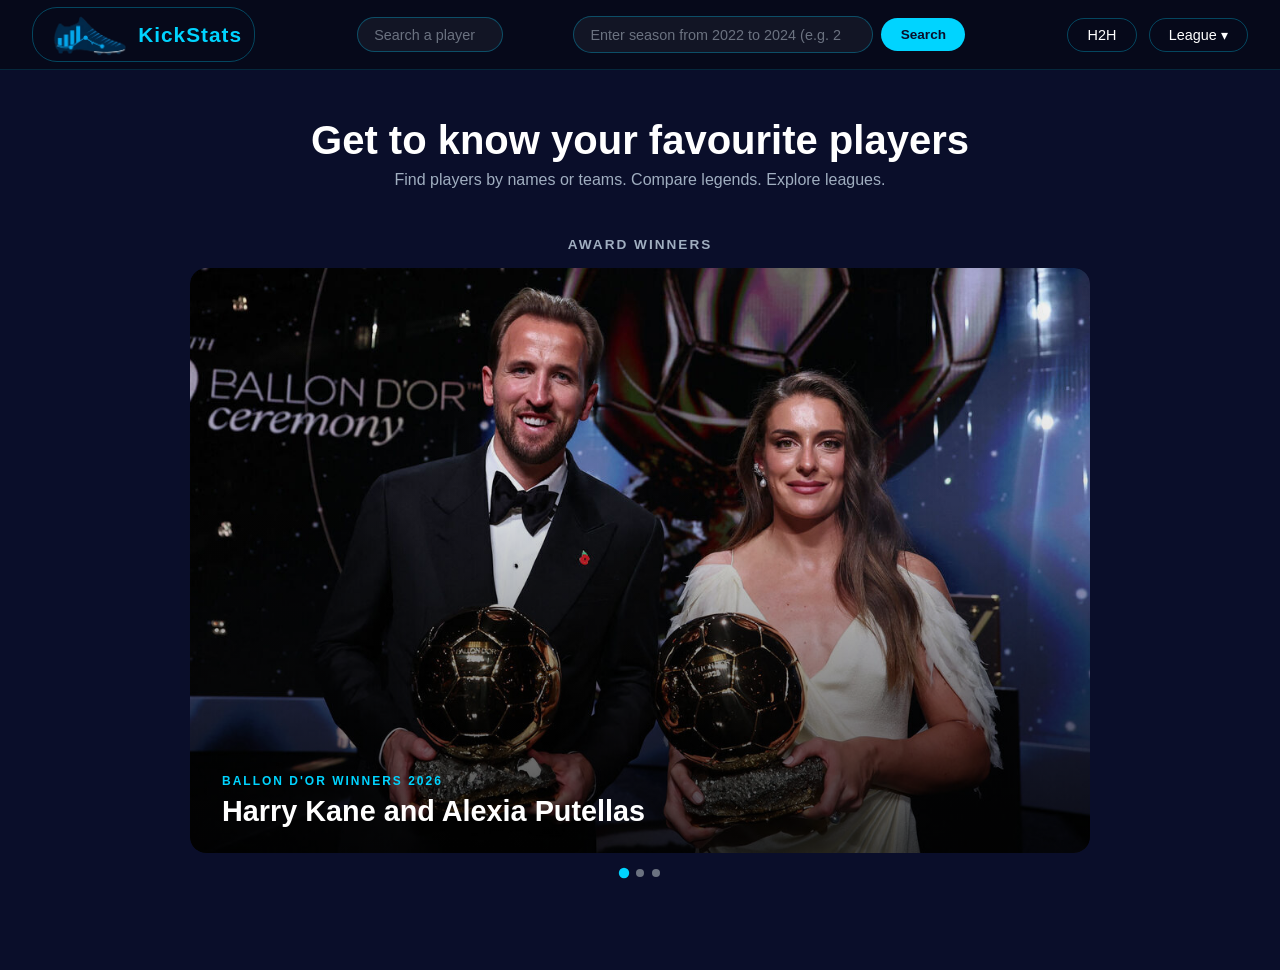
<file: index.html>
<!--
Author: Amanda Gbe
Date: July 27th, 2026
Description: This is the HTML file for the SPORTS-STATS API website
-->

<!DOCTYPE html>
<html lang="en">
<head>
  <meta charset="UTF-8">
  <meta name="viewport" content="width=device-width, initial-scale=1.0">
  <title>KickStats</title>
  <link rel="stylesheet" href="style.css">
</head>
<body>

    <!--Nav Bar-->
    <nav id="navbar">
        <div id="nav-logo">
            <img src="img/logo.png" alt="KickStats Logo" id="logo">
            <span id="logo-text">KickStats</span>
        </div>

        <div id="nav-search">
            <div id="search-wrapper"> 
                <input type="text" id="search-input" placeholder="Search a player" />
                <div id="search-dropdown" class="hidden"></div>
            </div>
            <input type="number" id="season-input" placeholder="Enter season from 2022 to 2024 (e.g. 2023 = 2023/24)" />
            <button id="search-btn">Search</button>
        </div>

        <div id="nav-links">
            <button id="compare-btn" class="nav-btn">H2H</button>

            <div id="league-dropdown">
                <button id="league-btn" class="nav-btn">League ▾</button>
                <ul id="league-menu" class="hidden">
                    <li data-league="39">Premier League</li>
                    <li data-league="140">La Liga</li>
                    <li data-league="78">Bundesliga</li>
                    <li data-league="135">Serie A</li>
                    <li data-league="61">Ligue 1</li>
                    <li data-league="2">Champions League</li>
                    <li data-league="1">World Cup</li>
                </ul>
            </div>
        </div>
    </nav>

    <main id="app">

        <!--HOME VIEW-->
        <section id="home-view">
            <div id="home-hero">
                <h2>Get to know your favourite players</h2>
                <p>Find players by names or teams. Compare legends. Explore leagues.</p>
            </div>

            <!--SLIDESHOW -->
            <div id="achievements">
                <h3>Award Winners</h3>
                <div id="slideshow">
                    <div class="slide active" style="background-image: url('img/bd.jpeg')">
                        <div class="slide-content">
                            <div class="award-label">Ballon d'Or Winners 2026 </div>
                            <div class="award-name">Harry Kane and Alexia Putellas</div>
                        </div>   
                    </div>

                    <div class="slide" style="background-image: url('img/kopa.jpg')">
                        <div class="slide-content">
                            <div class="award-label"> Kopa Trophy 2026 </div>
                            <div class="award-name">Lamine Yamal</div>
                        </div> 
                    </div>

                    <div class="slide" style="background-image: url('img/yashin.webp')">
                        <div class="slide-content">
                            <div class="award-label"> Yashin Trophy 2026 </div>
                            <div class="award-name">Unai Simón and Cata Coll</div>
                        </div>   
                    </div>
                </div>

                <div id="slideshow-dots">
                    <span class="dot active" data-index="0"></span>
                    <span class="dot" data-index="1"></span>
                    <span class="dot" data-index="2"></span>
                </div>
            </div>
        </section>

        <!--PLAYER PROFILE VIEW-->
        <section id="player-view" class="hidden">
            <div id="player-info-bar"></div>
            <div id="player-stats"></div>
        </section>

        <!--HEAD-TO-HEAD VIEW-->
        <section id="compare-view" class="hidden">
            <h3>Compare players from the top 5 leagues (Premier league, LaLiga, Ligue1, Bundesliga and Serie A)</h3>
            <div id="compare-search-area">

                <div class="compare-search-col">
                <div class="compare-search-wrapper">
                    <input type="text" id="player-a-input" placeholder="Search Player A..." />
                    <div id="dropdown-a" class="search-dropdown hidden"></div>
                </div>
                <input type="text" inputmode="numeric" id="season-a-input" placeholder="Season (e.g. 2023)" />
                <button id="search-a-btn" class="compare-search-btn">Search</button>
                </div>

                <div class="vs-divider">VS</div>

                <div class="compare-search-col">
                <div class="compare-search-wrapper">
                    <input type="text" id="player-b-input" placeholder="Search Player B..." />
                    <div id="dropdown-b" class="search-dropdown hidden"></div>
                </div>
                <input type="text" inputmode="numeric" id="season-b-input" placeholder="Season (e.g. 2022)" />
                <button id="search-b-btn" class="compare-search-btn">Search</button>
                </div>

            </div>

            <div id="compare-status"></div>

            <div id="compare-banners" class="hidden">
                <div id="banner-a" class="compare-banner"></div>
                <div class="h2h-title">HEAD <span>TO</span> HEAD</div>
                <div id="banner-b" class="compare-banner"></div>
            </div>

            <div id="compare-table" class="hidden"></div>
        </section>

        <!--LEAGUE VIEW-->
        <section id="league-view" class="hidden">
            <div id="league-header"></div>
            <div id="league-season-search">
                <input type="number" id="league-season-input" placeholder="Enter season (e.g. 2023 = 2023/24)" />
                <button id="league-season-btn">Go</button>
            </div>
            <div id="league-stats">
                <div id="top-scorers"></div>
                <div id="top-assists"></div>
            </div>

        </section>
    </main>

    <script src="script.js"></script>
</body>
</html>
</file>
<file: style.css>
/* 
Author: Amanda Gbe
Date: July 28th, 2026
Description: This is the CSS file for the SPORTS-STATS API website
*/

/* RESET & BASE*/
* {
  margin: 0;
  padding: 0;
  box-sizing: border-box;
}

:root {
  --bg-primary: #0a0e2a;
  --bg-card: #1a1f4e;
  --bg-card-hover: #222860;
  --accent: #00d4ff;
  --accent-dark: #0099cc;
  --text-primary: #ffffff;
  --text-secondary: #a0aec0;
  --text-muted: #6b7280;
  --red: #e63946;
  --nav-height: 70px;
}

body {
  font-family: 'Arial', sans-serif;
  background: var(--bg-primary);
  color: var(--text-primary);
  min-height: 100vh;
}

.hidden {
  display: none !important;
}

/* NAVBAR */
#navbar {
  position: fixed;
  top: 0;
  left: 0;
  right: 0;
  height: var(--nav-height);
  background: #06091a;
  border-bottom: 1px solid rgba(0, 212, 255, 0.15);
  display: flex;
  align-items: center;
  justify-content: space-between;
  padding: 0 2rem;
  z-index: 1000;
  gap: 1rem;
}

#nav-logo {
  display: flex;
  align-items: center;
  gap: 0.6rem;
  cursor: pointer;
  flex-shrink: 0;
  padding: 0.3rem 0.75rem;
  border-radius: 25px;
  border: 1px solid rgba(0, 212, 255, 0.3);
  transition: all 0.2s;
}

#nav-logo:hover {
  border-color: var(--accent);
  background: rgba(0, 212, 255, 0.05)
}

#logo {
  height: 44px;
  width: auto;
}

#logo-text {
  font-size: 1.3rem;
  font-weight: 700;
  color: var(--accent);
  letter-spacing: 1px;
}

#nav-search {
  display: flex;
  align-items: center;
  gap: 0.5rem;
  flex: 1;
  max-width: 50%;
}

#season-input {
  width: 160px;
  padding: 0.55rem 1rem;
  border-radius: 25px;
  background: rgba(255, 255, 255, 0, 0.05);
  border: 1px solid rgba(0, 212, 255, 0.03);
  color: var(--text-primary);
  font-size: 0.9rem;
  outline: none;
}

#season-input::placeholder {
  color: var(--text-muted);
}

#search-input {
  flex: 1;
  padding: 0.55rem 1rem;
  border-radius: 25px;
  border: 1px solid rgba(0, 212, 255, 0.3);
  background: rgba(255,255,255,0.05);
  color: var(--text-primary);
  font-size: 0.9rem;
  outline: none;
  transition: border 0.2s;
  width: 70%
}

#search-input:focus {
  border-color: var(--accent);
}

#search-input::placeholder {
  color: var(--text-muted);
}

#search-btn {
  padding: 0.55rem 1.2rem;
  background: var(--accent);
  color: #0a0e2a;
  border: none;
  border-radius: 25px;
  font-weight: 700;
  font-size: 0.85rem;
  cursor: pointer;
  transition: background 0.2s;
  flex-shrink: 0;
}

#search-btn:hover {
  background: var(--accent-dark);
}

#search-wrapper {
  position: relative;
  flex: 1;
}

#search-dropdown {
  position: absolute;
  top: calc(100% + 8px);
  left: 0;
  right: 0;
  background: #06091a;
  border: 1px solid rgba(0, 212, 255, 0.25); 
  border-radius: 12px;
  overflow: hidden;
  z-index: 9999;
}

.dropdown-item:last-child {
  border-bottom: none;
}

.dropdown-item:hover {
  background: rgba(0, 212, 255, 0.08);
}

.dropdown-item img {
  width: 36px;
  height: 36px;
  border-radius: 50%;
  object-fit: cover;
  border: 1px solid rgba(0, 212, 255, 0.2);
}

.dropdown-item-info {
  display: flex;
  flex-direction: column;
}

.dropdown-item-name {
  font-size: 13px;
  font-weight: 600;
  color: var(--text-primary);
}

.dropdown-item-club {
  font-size: 11px;
  color: var(--text-secondary);
}

.dropdown-no-results { 
  padding: 12px 14px;
  font-size: 13px;
  color: var(--text-secondary);
  text-align: center;
}

#nav-links {
  display: flex;
  align-items: center;
  gap: 0.75rem;
  flex-shrink: 0;
}

.nav-btn {
  background: transparent;
  border: 1px solid rgba(0, 212, 255, 0.3);
  color: var(--text-primary);
  padding: 0.5rem 1.2rem;
  border-radius: 25px;
  cursor: pointer;
  font-size: 0.9rem;
  transition: all 0.2s;
  white-space: nowrap;
}

.nav-btn:hover, .nav-btn.active {
  background: var(--accent);
  color: #0a0e2a;
  border-color: var(--accent);
  font-weight: 700;
}

/* League dropdown */
#league-dropdown-wrapper {
  position: relative;
}

#league-menu {
  position: absolute;
  top: calc(100% + 10px);
  right: 0;
  background: #06091a;
  border: 1px solid rgba(0, 212, 255, 0.2);
  border-radius: 10px;
  list-style: none;
  min-width: 180px;
  overflow: hidden;
  z-index: 999;
}

#league-menu li {
  padding: 0.75rem 1.25rem;
  cursor: pointer;
  font-size: 0.9rem;
  color: var(--text-secondary);
  transition: all 0.15s;
}

#league-menu li:hover {
  background: rgba(0, 212, 255, 0.1);
  color: var(--accent);
}

/* MAIN CONTENT*/
#app {
  margin-top: var(--nav-height);
  min-height: calc(100vh - var(--nav-height));
}

/* HOME VIEW*/
#home-view {
  padding: 3rem 2rem;
  max-width: 1100px;
  margin: 0 auto;
}

#home-hero {
  text-align: center;
  margin-bottom: 3rem;
}

#home-hero h2 {
  font-size: 2.5rem;
  font-weight: 800;
  color: var(--text-primary);
  margin-bottom: 0.5rem;
}

#home-hero h2 span {
  color: var(--accent);
}

#home-hero p {
  font-size: 1rem;
  color: var(--text-secondary);
}

/* Achievements slideshow */
#achievements {
  width: 100%;
  max-width: 900px;
  margin: 0 auto;
  position: relative;
}

#achievements h3 {
  font-size: 0.85rem;
  color: var(--text-secondary);
  text-transform: uppercase;
  letter-spacing: 2px;
  margin-bottom: 1rem;
  text-align: center;
}

#slideshow {
  width: 100%;
  border-radius: 16px;
  overflow: hidden;
  position: relative;
}

.slide {
  display: none;
  width: 100%;
  height: 65vh;
  background-size: cover;
  background-position: center 50%;
  background-repeat: no-repeat;
  position: relative;
  border-radius: 16px;
}

.slide.active {
  display: block;
}

/* Dark gradient overlay so text is readable at the bottom */
.slide::after {
  content: '';
  position: absolute;
  inset: 0;
  background: linear-gradient(
    to bottom,
    rgba(0, 0, 0, 0.05) 0%,
    rgba(0, 0, 0, 0.1) 40%,
    rgba(0, 0, 0, 0.75) 100%
  );
  border-radius: 16px;
}

/* Text sits above the overlay */
.slide-content {
  position: absolute;
  bottom: 0;
  left: 0;
  right: 0;
  padding: 1.5rem 2rem;
  z-index: 2;
}

.award-label {
  font-size: 0.75rem;
  color: var(--accent);
  text-transform: uppercase;
  letter-spacing: 2px;
  margin-bottom: 0.4rem;
  font-weight: 600;
}

.award-name {
  font-size: 1.8rem;
  font-weight: 800;
  color: #ffffff;
  line-height: 1.2;
}

/* Dots */
#slideshow-dots {
  display: flex;
  justify-content: center;
  gap: 8px;
  margin-top: 1rem;
}

.dot {
  width: 8px;
  height: 8px;
  border-radius: 50%;
  background: var(--text-muted);
  cursor: pointer;
  transition: background 0.2s, transform 0.2s;
}

.dot.active {
  background: var(--accent);
  transform: scale(1.3);
}



/*PLAYER INFO BAR */ 
#player-info {
  display: flex;
  align-items: center;
  gap: 1.5rem;
  padding: 1.5rem 2rem;
  background: var(--bg-card);
  border-bottom: 1px solid rgba(o, 212, 255, 0.1); 
}

.player-info-photo img {
  width: 80px;
  height: 80px;
  border-radius: 50%;
  object-fit: cover;
  object-position: top;
  border: 2px solid var(--accent);
}

.player-info-name {
  font-size: 1.4rem;
  font-weight: 800;
  text-transform: uppercase;
  color: var(--text-primary);
  margin-bottom: 0.4rem;
}

.player-info-meta {
  display: flex;
  flex-wrap: wrap;
  gap: 1rem;
  font-size: 0.85rem;
  color: var(--text-secondary);
}

.player-info-meta span {
  display: flex;
  align-items: center;
  gap: 4px;
}

.player-info-season {
  margin-top: 0.5rem;
  font-size: 0.8rem;
  color: var(--accent);
  text-transform: uppercase;
  letter-spacing: 1px;
}

#player-stats { padding: 2rem; }



/* Season search */
#season-search {
  display: flex;
  gap: 0.75rem;
  padding: 2rem 4rem;
  align-items: center;
  border-bottom: 1px solid rgba(255,255,255,0.05);
}

#season-search label {
  color: var(--text-secondary);
  font-size: 0.9rem;
  white-space: nowrap;
}

#season-input {
  padding: 0.6rem 1rem;
  border-radius: 25px;
  border: 1px solid rgba(0, 212, 255, 0.3);
  background: rgba(255,255,255,0.05);
  color: var(--text-primary);
  font-size: 0.9rem;
  outline: none;
  width: 300px;
}

#season-btn {
  padding: 0.6rem 1.5rem;
  background: var(--accent);
  color: #0a0e2a;
  border: none;
  border-radius: 25px;
  font-weight: 700;
  cursor: pointer;
  font-size: 0.9rem;
}

/* Stats table */
#player-stats {
  padding: 2rem 4rem;
}

.stats-competition {
  margin-bottom: 2rem;
}

.stats-comp-header {
  display: flex;
  align-items: center;
  gap: 0.75rem;
  margin-bottom: 1rem;
  padding-bottom: 0.5rem;
  border-bottom: 1px solid rgba(0, 212, 255, 0.15);
}

.stats-comp-logo {
  width: 28px;
  height: 28px;
  object-fit: contain;
}

.stats-comp-name {
  font-size: 1rem;
  font-weight: 700;
  color: var(--text-primary);
}

.stats-comp-country {
  font-size: 0.8rem;
  color: var(--text-secondary);
}

.stats-grid {
  display: grid;
  grid-template-columns: repeat(auto-fill, minmax(130px, 1fr));
  gap: 0.75rem;
}

.stat-box {
  background: var(--bg-card);
  border-radius: 10px;
  padding: 1rem;
  text-align: center;
  border: 1px solid rgba(255,255,255,0.05);
}

.stat-box .stat-value {
  font-size: 1.5rem;
  font-weight: 800;
  color: var(--accent);
  display: block;
}

.stat-box .stat-label {
  font-size: 0.7rem;
  color: var(--text-secondary);
  text-transform: uppercase;
  letter-spacing: 1px;
  margin-top: 4px;
}

/* TEAM VIEW */
#team-view {
  padding: 2rem;
  max-width: 1100px;
  margin: 0 auto;
}

#team-header {
  display: flex;
  align-items: center;
  gap: 1.5rem;
  margin-bottom: 2rem;
  padding: 2rem;
  background: var(--bg-card);
  border-radius: 16px;
  border: 1px solid rgba(0, 212, 255, 0.1);
}

#team-logo {
  width: 80px;
  height: 80px;
  object-fit: contain;
}

#team-name {
  font-size: 2rem;
  font-weight: 900;
  text-transform: uppercase;
}

#team-country {
  color: var(--text-secondary);
  font-size: 0.9rem;
}

/* Position filter pills */
#position-filters {
  display: flex;
  gap: 0.5rem;
  margin-bottom: 1.5rem;
  flex-wrap: wrap;
}

.filter-pill {
  padding: 0.4rem 1.2rem;
  border-radius: 25px;
  border: 1px solid rgba(0, 212, 255, 0.3);
  background: transparent;
  color: var(--text-secondary);
  cursor: pointer;
  font-size: 0.85rem;
  transition: all 0.2s;
}

.filter-pill:hover, .filter-pill.active {
  background: var(--accent);
  color: #0a0e2a;
  border-color: var(--accent);
  font-weight: 700;
}

/* Squad grid */
#squad-grid {
  display: grid;
  grid-template-columns: repeat(auto-fill, minmax(160px, 1fr));
  gap: 1rem;
}

.player-card {
  background: var(--bg-card);
  border-radius: 12px;
  overflow: hidden;
  cursor: pointer;
  border: 1px solid rgba(255,255,255,0.05);
  transition: all 0.2s;
  position: relative;
}

.player-card:hover {
  transform: translateY(-4px);
  border-color: var(--accent);
  box-shadow: 0 8px 24px rgba(0, 212, 255, 0.15);
}

.player-card img {
  width: 100%;
  height: 180px;
  object-fit: cover;
  object-position: top;
  display: block;
}

.player-card-info {
  padding: 0.75rem;
}

.player-card-number {
  position: absolute;
  top: 8px;
  right: 8px;
  background: var(--accent);
  color: #0a0e2a;
  font-size: 0.8rem;
  font-weight: 900;
  width: 26px;
  height: 26px;
  border-radius: 50%;
  display: flex;
  align-items: center;
  justify-content: center;
}

.player-card-name {
  font-size: 0.9rem;
  font-weight: 700;
  color: var(--text-primary);
}

.player-card-pos {
  font-size: 0.75rem;
  color: var(--text-secondary);
  margin-top: 2px;
}

/* HEAD-TO-HEAD PAGE */

#compare-view {
    width: 100%;
    max-width: 1000px;
    margin: 0 auto;
    padding: 2rem;
    box-sizing: border-box;
}

#compare-view h3{
  font-size: 1.5rem;
  color: var(--text-primary);
  margin-bottom: 2rem;
  
}

#compare-search-area {
    display: grid;
    grid-template-columns: 1fr auto 1fr;
    gap: 1.5rem;
    align-items: start;
    width: 100%;
    margin-bottom: 2rem;
}

.compare-search-col {
    display: flex;
    flex-direction: column;
    gap: 0.75rem;
    min-width: 0;
}

.compare-search-wrapper {
    position: relative;
    width: 100%;
}

.compare-search-wrapper input,
#season-a-input,
#season-b-input {
    width: 100%;
    height: 50px;
    box-sizing: border-box;

    padding: 0 1rem;

    border-radius: 10px;
    border: 1px solid rgba(0, 212, 255, 0.3);

    background: #292929;
    color: var(--text-primary);

    font-size: 1rem;
    outline: none;
}

.compare-search-wrapper input:focus,
#season-a-input:focus,
#season-b-input:focus {
    border-color: var(--accent);
}

.compare-search-wrapper input::placeholder,
#season-a-input::placeholder,
#season-b-input::placeholder {
    color: var(--text-primary);
    opacity: 0.8;
}

.compare-search-btn {
    width: 100%;
    height: 40px;

    background: var(--accent);
    color: #0a0e2a;

    border: none;
    border-radius: 25px;

    font-weight: 700;
    font-size: 0.9rem;

    cursor: pointer;

    transition: background 0.2s;
}

.compare-search-btn:hover {
    background: var(--accent-dark);
}

.vs-divider {
    font-size: 2rem;
    font-weight: 900;
    color: var(--accent);

    display: flex;
    align-items: center;
    justify-content: center;

    padding-top: 0.5rem;
}

.search-dropdown {
    position: absolute;
    top: calc(100% + 6px);
    left: 0;
    right: 0;

    background: #06091a;

    border: 1px solid rgba(0, 212, 255, 0.25);
    border-radius: 12px;

    overflow: hidden;
    z-index: 9999;
}

#compare-status {
    text-align: center;
    font-size: 0.9rem;
    color: var(--text-secondary);
    margin-bottom: 1rem;
    min-height: 24px;
}


/* PLAYER BANNERS */

#compare-banners {
    display: grid;
    grid-template-columns: 1fr auto 1fr;
    gap: 1rem;
    align-items: center;
    margin-bottom: 2rem;
}

#compare-banners.hidden {
    display: none;
}

.compare-banner {
    background: linear-gradient(135deg, #1a1f4e, #0d1535);
    border-radius: 12px;
    padding: 1.25rem;

    display: flex;
    align-items: center;
    gap: 1rem;

    border: 1px solid rgba(0, 212, 255, 0.15);
}

.compare-banner img {
    width: 70px;
    height: 70px;

    border-radius: 50%;
    object-fit: cover;
    object-position: top;

    border: 2px solid var(--accent);
    flex-shrink: 0;
}

.h2h-title {
    font-size: 1.5rem;
    font-weight: 900;

    text-transform: uppercase;
    color: var(--text-primary);

    text-align: center;
    letter-spacing: 2px;
    white-space: nowrap;
}

.h2h-title span {
    color: var(--accent);
}


/* STAT ROWS */

#compare-table.hidden {
    display: none;
}

.h2h-stat-row {
    display: grid;
    grid-template-columns: 1fr 190px 1fr;

    align-items: center;

    gap: 0.5rem;
    margin-bottom: 0.5rem;
}

.h2h-val {
    min-height: 50px;
    box-sizing: border-box;

    display: flex;
    align-items: center;
    justify-content: center;

    padding: 0.75rem 1rem;

    background: var(--bg-card);
    border-radius: 8px;

    font-size: 1.4rem;
    font-weight: 800;

    color: var(--text-primary);
    text-align: center;

    border: 1px solid rgba(255,255,255,0.05);

    transition: all 0.2s;
}

.h2h-val.winner {
    background: var(--accent);
    color: #0a0e2a;
    border-color: var(--accent);
}

.h2h-stat-label {
    min-height: 50px;
    box-sizing: border-box;

    display: flex;
    align-items: center;
    justify-content: center;

    background: #1a1f4e;

    padding: 0.75rem 1rem;

    border-radius: 8px;

    font-size: 0.75rem;
    font-weight: 700;

    color: var(--text-secondary);

    text-align: center;
    text-transform: uppercase;
    letter-spacing: 1px;
}

/* LEAGUE VIEW */
#league-view {
  padding: 2rem;
  max-width: 900px;
  margin: 0 auto;
}

#league-header {
  display: flex;
  align-items: center;
  gap: 1rem;
  margin-bottom: 2rem;
  padding: 1.5rem 2rem;
  background: var(--bg-card);
  border-radius: 16px;
  border: 1px solid rgba(0, 212, 255, 0.1);
}

#league-header img {
  width: 60px;
  height: 60px;
  object-fit: contain;
  background: #ffffff;
  border-radius: 50%;
  padding: 8px;
  box-sizing: border-box;
}

#league-header h2 {
  font-size: 1.8rem;
  font-weight: 900;
  text-transform: uppercase;
}

#league-season-search {
  display: flex;
  gap: 0.75rem;
  margin-bottom: 2rem;
}

#league-season-input {
  padding: 0.6rem 1rem;
  border-radius: 25px;
  border: 1px solid rgba(0, 212, 255, 0.3);
  background: rgba(255,255,255,0.05);
  color: var(--text-primary);
  font-size: 0.9rem;
  outline: none;
  width: 300px;
}

#league-season-btn {
  padding: 0.6rem 1.5rem;
  background: var(--accent);
  color: #0a0e2a;
  border: none;
  border-radius: 25px;
  font-weight: 700;
  cursor: pointer;
}

#league-stats {
  display: grid;
  grid-template-columns: 1fr 1fr;
  gap: 2rem;
}

.league-list-title {
  font-size: 1rem;
  font-weight: 700;
  text-transform: uppercase;
  letter-spacing: 2px;
  color: var(--text-secondary);
  margin-bottom: 1rem;
}

/* Banner rows like your reference image */
.league-player-row {
  display: flex;
  align-items: center;
  background: var(--bg-card);
  border-radius: 10px;
  overflow: hidden;
  margin-bottom: 0.6rem;
  border: 1px solid rgba(255,255,255,0.04);
  transition: all 0.2s;
  cursor: pointer;
}

.league-player-row:hover {
  border-color: var(--accent);
}

.league-player-row img {
  width: 56px;
  height: 56px;
  object-fit: cover;
  object-position: top;
}

.league-player-info {
  flex: 1;
  padding: 0 1rem;
  min-width: 0;
}

.league-player-name {
  font-size: 0.9rem;
  font-weight: 700;
  text-transform: uppercase;
  letter-spacing: 1px;
  color: var(--text-primary);
}

.league-player-team {
  font-size: 0.75rem;
  color: var(--text-secondary);
  margin-top: 2px;
}

.league-player-stat {
  padding: 0 1.25rem;
  font-size: 1.6rem;
  font-weight: 900;
  color: var(--accent);
  min-width: 60px;
  text-align: center;
}

/* LOADING & ERROR STATES */
.loading {
  text-align: center;
  padding: 3rem;
  color: var(--text-secondary);
  font-size: 0.95rem;
}

.loading::after {
  content: '';
  display: block;
  width: 32px;
  height: 32px;
  border: 3px solid rgba(0, 212, 255, 0.2);
  border-top-color: var(--accent);
  border-radius: 50%;
  animation: spin 0.8s linear infinite;
  margin: 1rem auto 0;
}

@keyframes spin {
  to { transform: rotate(360deg); }
}

.error-msg {
  text-align: center;
  padding: 2rem;
  color: var(--red);
  font-size: 0.95rem;
  background: rgba(230, 57, 70, 0.08);
  border-radius: 10px;
  border: 1px solid rgba(230, 57, 70, 0.2);
  margin: 1rem 0;
}

/* RESPONSIVE */
@media (max-width: 768px) {
  #navbar {
    flex-wrap: wrap;
    height: auto;
    padding: 0.75rem 1rem;
    gap: 0.5rem;
  }

  #nav-search {
    order: 3;
    max-width: 100%;
    width: 100%;
  }

  #app {
    margin-top: 120px;
  }

  #player-hero {
    position: relative;
    background: linear-gradient(135deg, #0a0e2a 0%, #1a1f4e 50%, #0d1535 100%);
    min-height: 480px;
    display: flex;
    align-items: center;
    overflow: hidden;
    padding: 2.5rem 4rem;
    gap: 2rem;
  }

  .hero-right {
    position: relative;
    height: auto;
  }

  #player-hero-img {
    height: 220px;
  }

  .hero-name {
    font-size: 2rem;
  }

  #season-search, #player-stats {
    padding: 1.5rem;
  }

  #compare-inputs {
    grid-template-columns: 1fr;
  }

  .vs-label {
    text-align: center;
  }

  #league-stats {
    grid-template-columns: 1fr;
  }

  #squad-grid {
    grid-template-columns: repeat(auto-fill, minmax(130px, 1fr));
  }
}
</file>
